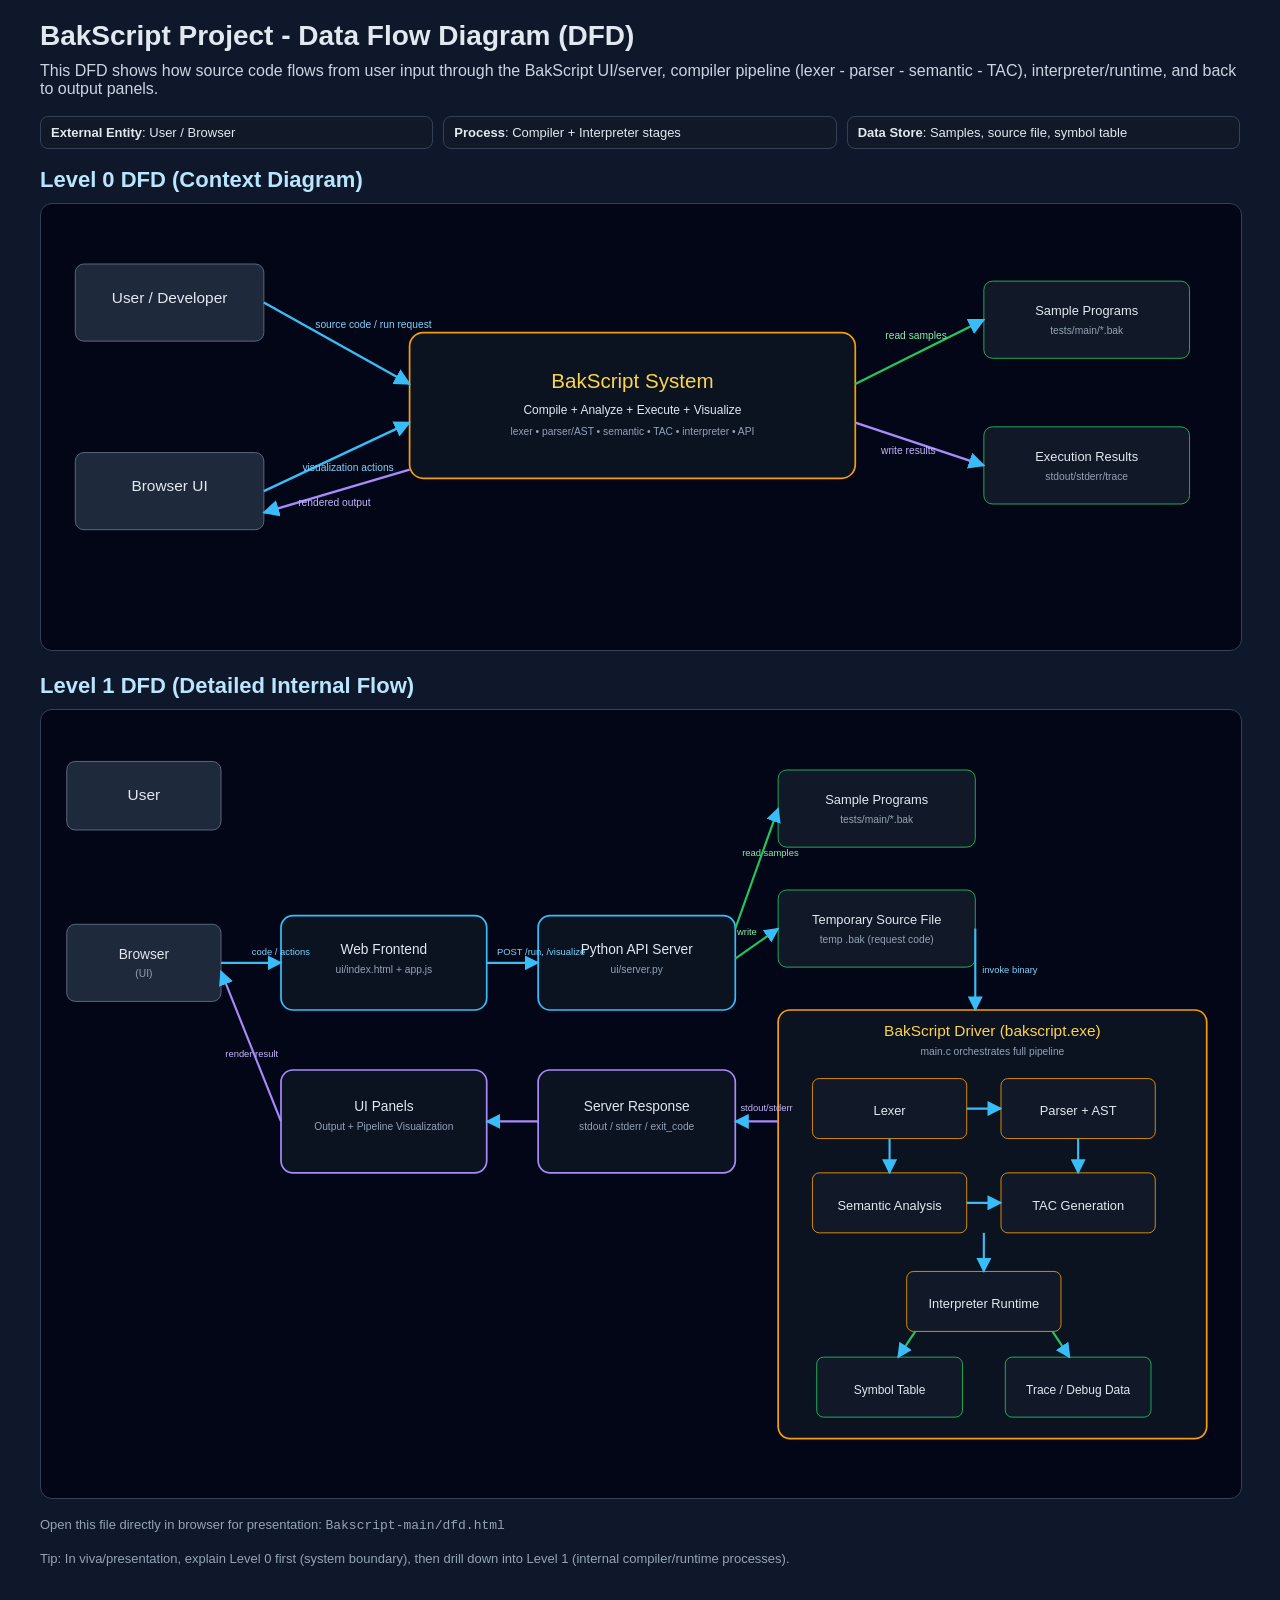
<file: dfd.html>
<!doctype html>
<html lang="en">
<head>
  <meta charset="utf-8" />
  <meta name="viewport" content="width=device-width, initial-scale=1" />
  <title>BakScript DFD (Level 0 + Level 1)</title>
  <style>
    body {
      margin: 0;
      font-family: Arial, sans-serif;
      background: #0f172a;
      color: #e2e8f0;
    }
    .wrap {
      max-width: 1200px;
      margin: 0 auto;
      padding: 20px;
    }
    h1 {
      margin: 0 0 10px;
      font-size: 28px;
    }
    h2 {
      margin: 18px 0 10px;
      font-size: 22px;
      color: #bae6fd;
    }
    p {
      margin: 0 0 18px;
      color: #cbd5e1;
    }
    .legend {
      display: grid;
      grid-template-columns: repeat(3, minmax(180px, 1fr));
      gap: 10px;
      margin-bottom: 14px;
    }
    .chip {
      padding: 8px 10px;
      border-radius: 8px;
      border: 1px solid #334155;
      background: #111827;
      font-size: 13px;
    }
    svg {
      width: 100%;
      height: auto;
      border: 1px solid #334155;
      border-radius: 12px;
      background: #020617;
    }
    .note {
      margin-top: 14px;
      font-size: 13px;
      color: #94a3b8;
    }
  </style>
</head>
<body>
  <div class="wrap">
    <h1>BakScript Project - Data Flow Diagram (DFD)</h1>
    <p>
      This DFD shows how source code flows from user input through the BakScript UI/server,
      compiler pipeline (lexer - parser - semantic - TAC), interpreter/runtime, and back to output panels.
    </p>

    <div class="legend">
      <div class="chip"><strong>External Entity</strong>: User / Browser</div>
      <div class="chip"><strong>Process</strong>: Compiler + Interpreter stages</div>
      <div class="chip"><strong>Data Store</strong>: Samples, source file, symbol table</div>
    </div>

    <h2>Level 0 DFD (Context Diagram)</h2>
    <svg viewBox="0 0 1400 520" role="img" aria-label="BakScript Level 0 DFD">
      <defs>
        <marker id="arrow0" viewBox="0 0 10 10" refX="9" refY="5" markerWidth="7" markerHeight="7" orient="auto-start-reverse">
          <path d="M 0 0 L 10 5 L 0 10 z" fill="#38bdf8"></path>
        </marker>
      </defs>

      <!-- External Entities -->
      <rect x="40" y="70" width="220" height="90" rx="10" fill="#1e293b" stroke="#64748b"/>
      <text x="150" y="115" text-anchor="middle" fill="#e2e8f0" font-size="18">User / Developer</text>

      <rect x="40" y="290" width="220" height="90" rx="10" fill="#1e293b" stroke="#64748b"/>
      <text x="150" y="335" text-anchor="middle" fill="#e2e8f0" font-size="18">Browser UI</text>

      <!-- System -->
      <rect x="430" y="150" width="520" height="170" rx="16" fill="#0b1220" stroke="#f59e0b" stroke-width="2"/>
      <text x="690" y="215" text-anchor="middle" fill="#fcd34d" font-size="24">BakScript System</text>
      <text x="690" y="245" text-anchor="middle" fill="#e2e8f0" font-size="14">Compile + Analyze + Execute + Visualize</text>
      <text x="690" y="270" text-anchor="middle" fill="#94a3b8" font-size="12">lexer • parser/AST • semantic • TAC • interpreter • API</text>

      <!-- Data store -->
      <rect x="1100" y="90" width="240" height="90" rx="10" fill="#111827" stroke="#22c55e"/>
      <text x="1220" y="130" text-anchor="middle" fill="#e2e8f0" font-size="15">Sample Programs</text>
      <text x="1220" y="152" text-anchor="middle" fill="#94a3b8" font-size="12">tests/main/*.bak</text>

      <rect x="1100" y="260" width="240" height="90" rx="10" fill="#111827" stroke="#22c55e"/>
      <text x="1220" y="300" text-anchor="middle" fill="#e2e8f0" font-size="15">Execution Results</text>
      <text x="1220" y="322" text-anchor="middle" fill="#94a3b8" font-size="12">stdout/stderr/trace</text>

      <!-- Flows -->
      <line x1="260" y1="115" x2="430" y2="210" stroke="#38bdf8" stroke-width="2.8" marker-end="url(#arrow0)"/>
      <text x="320" y="145" fill="#7dd3fc" font-size="12">source code / run request</text>

      <line x1="260" y1="335" x2="430" y2="255" stroke="#38bdf8" stroke-width="2.8" marker-end="url(#arrow0)"/>
      <text x="305" y="312" fill="#7dd3fc" font-size="12">visualization actions</text>

      <line x1="950" y1="210" x2="1100" y2="135" stroke="#22c55e" stroke-width="2.8" marker-end="url(#arrow0)"/>
      <text x="985" y="158" fill="#86efac" font-size="12">read samples</text>

      <line x1="950" y1="255" x2="1100" y2="305" stroke="#a78bfa" stroke-width="2.8" marker-end="url(#arrow0)"/>
      <text x="980" y="292" fill="#c4b5fd" font-size="12">write results</text>

      <line x1="430" y1="310" x2="260" y2="360" stroke="#a78bfa" stroke-width="2.8" marker-end="url(#arrow0)"/>
      <text x="300" y="352" fill="#c4b5fd" font-size="12">rendered output</text>
    </svg>

    <h2>Level 1 DFD (Detailed Internal Flow)</h2>
    <svg viewBox="0 0 1400 920" role="img" aria-label="BakScript Level 1 DFD">
      <defs>
        <marker id="arrow" viewBox="0 0 10 10" refX="9" refY="5" markerWidth="7" markerHeight="7" orient="auto-start-reverse">
          <path d="M 0 0 L 10 5 L 0 10 z" fill="#38bdf8"></path>
        </marker>
      </defs>

      <!-- External -->
      <rect x="30" y="60" width="180" height="80" rx="10" fill="#1e293b" stroke="#64748b"/>
      <text x="120" y="105" text-anchor="middle" fill="#e2e8f0" font-size="18">User</text>

      <rect x="30" y="250" width="180" height="90" rx="10" fill="#1e293b" stroke="#64748b"/>
      <text x="120" y="290" text-anchor="middle" fill="#e2e8f0" font-size="16">Browser</text>
      <text x="120" y="312" text-anchor="middle" fill="#94a3b8" font-size="12">(UI)</text>

      <!-- UI and server -->
      <rect x="280" y="240" width="240" height="110" rx="14" fill="#0b1220" stroke="#38bdf8" stroke-width="2"/>
      <text x="400" y="285" text-anchor="middle" fill="#e2e8f0" font-size="16">Web Frontend</text>
      <text x="400" y="307" text-anchor="middle" fill="#94a3b8" font-size="12">ui/index.html + app.js</text>

      <rect x="580" y="240" width="230" height="110" rx="14" fill="#0b1220" stroke="#38bdf8" stroke-width="2"/>
      <text x="695" y="285" text-anchor="middle" fill="#e2e8f0" font-size="16">Python API Server</text>
      <text x="695" y="307" text-anchor="middle" fill="#94a3b8" font-size="12">ui/server.py</text>

      <!-- Data stores -->
      <rect x="860" y="70" width="230" height="90" rx="10" fill="#111827" stroke="#22c55e"/>
      <text x="975" y="110" text-anchor="middle" fill="#e2e8f0" font-size="15">Sample Programs</text>
      <text x="975" y="132" text-anchor="middle" fill="#94a3b8" font-size="12">tests/main/*.bak</text>

      <rect x="860" y="210" width="230" height="90" rx="10" fill="#111827" stroke="#22c55e"/>
      <text x="975" y="250" text-anchor="middle" fill="#e2e8f0" font-size="15">Temporary Source File</text>
      <text x="975" y="272" text-anchor="middle" fill="#94a3b8" font-size="12">temp .bak (request code)</text>

      <!-- Compiler driver -->
      <rect x="860" y="350" width="500" height="500" rx="14" fill="#0b1220" stroke="#f59e0b" stroke-width="2"/>
      <text x="1110" y="380" text-anchor="middle" fill="#fcd34d" font-size="18">BakScript Driver (bakscript.exe)</text>
      <text x="1110" y="402" text-anchor="middle" fill="#94a3b8" font-size="12">main.c orchestrates full pipeline</text>

      <rect x="900" y="430" width="180" height="70" rx="8" fill="#111827" stroke="#f59e0b"/>
      <text x="990" y="473" text-anchor="middle" fill="#e2e8f0" font-size="15">Lexer</text>

      <rect x="1120" y="430" width="180" height="70" rx="8" fill="#111827" stroke="#f59e0b"/>
      <text x="1210" y="473" text-anchor="middle" fill="#e2e8f0" font-size="15">Parser + AST</text>

      <rect x="900" y="540" width="180" height="70" rx="8" fill="#111827" stroke="#f59e0b"/>
      <text x="990" y="583" text-anchor="middle" fill="#e2e8f0" font-size="15">Semantic Analysis</text>

      <rect x="1120" y="540" width="180" height="70" rx="8" fill="#111827" stroke="#f59e0b"/>
      <text x="1210" y="583" text-anchor="middle" fill="#e2e8f0" font-size="15">TAC Generation</text>

      <rect x="1010" y="655" width="180" height="70" rx="8" fill="#111827" stroke="#f59e0b"/>
      <text x="1100" y="698" text-anchor="middle" fill="#e2e8f0" font-size="15">Interpreter Runtime</text>

      <rect x="905" y="755" width="170" height="70" rx="8" fill="#111827" stroke="#22c55e"/>
      <text x="990" y="798" text-anchor="middle" fill="#e2e8f0" font-size="14">Symbol Table</text>

      <rect x="1125" y="755" width="170" height="70" rx="8" fill="#111827" stroke="#22c55e"/>
      <text x="1210" y="798" text-anchor="middle" fill="#e2e8f0" font-size="14">Trace / Debug Data</text>

      <!-- Output -->
      <rect x="580" y="420" width="230" height="120" rx="14" fill="#0b1220" stroke="#a78bfa" stroke-width="2"/>
      <text x="695" y="468" text-anchor="middle" fill="#e2e8f0" font-size="16">Server Response</text>
      <text x="695" y="490" text-anchor="middle" fill="#94a3b8" font-size="12">stdout / stderr / exit_code</text>

      <rect x="280" y="420" width="240" height="120" rx="14" fill="#0b1220" stroke="#a78bfa" stroke-width="2"/>
      <text x="400" y="468" text-anchor="middle" fill="#e2e8f0" font-size="16">UI Panels</text>
      <text x="400" y="490" text-anchor="middle" fill="#94a3b8" font-size="12">Output + Pipeline Visualization</text>

      <!-- Arrows -->
      <line x1="210" y1="295" x2="280" y2="295" stroke="#38bdf8" stroke-width="2.5" marker-end="url(#arrow)"/>
      <text x="246" y="286" fill="#7dd3fc" font-size="11">code / actions</text>

      <line x1="520" y1="295" x2="580" y2="295" stroke="#38bdf8" stroke-width="2.5" marker-end="url(#arrow)"/>
      <text x="532" y="286" fill="#7dd3fc" font-size="11">POST /run, /visualize</text>

      <line x1="810" y1="290" x2="860" y2="255" stroke="#22c55e" stroke-width="2.5" marker-end="url(#arrow)"/>
      <text x="812" y="262" fill="#86efac" font-size="11">write</text>

      <line x1="810" y1="255" x2="860" y2="115" stroke="#22c55e" stroke-width="2.5" marker-end="url(#arrow)"/>
      <text x="818" y="170" fill="#86efac" font-size="11">read samples</text>

      <line x1="1090" y1="255" x2="1090" y2="350" stroke="#38bdf8" stroke-width="2.5" marker-end="url(#arrow)"/>
      <text x="1098" y="307" fill="#7dd3fc" font-size="11">invoke binary</text>

      <line x1="990" y1="500" x2="990" y2="540" stroke="#38bdf8" stroke-width="2.5" marker-end="url(#arrow)"/>
      <line x1="1080" y1="465" x2="1120" y2="465" stroke="#38bdf8" stroke-width="2.5" marker-end="url(#arrow)"/>
      <line x1="1210" y1="500" x2="1210" y2="540" stroke="#38bdf8" stroke-width="2.5" marker-end="url(#arrow)"/>
      <line x1="1080" y1="575" x2="1120" y2="575" stroke="#38bdf8" stroke-width="2.5" marker-end="url(#arrow)"/>
      <line x1="1100" y1="610" x2="1100" y2="655" stroke="#38bdf8" stroke-width="2.5" marker-end="url(#arrow)"/>

      <line x1="1020" y1="725" x2="1000" y2="755" stroke="#22c55e" stroke-width="2.5" marker-end="url(#arrow)"/>
      <line x1="1180" y1="725" x2="1200" y2="755" stroke="#22c55e" stroke-width="2.5" marker-end="url(#arrow)"/>

      <line x1="860" y1="480" x2="810" y2="480" stroke="#a78bfa" stroke-width="2.5" marker-end="url(#arrow)"/>
      <text x="816" y="468" fill="#c4b5fd" font-size="11">stdout/stderr</text>

      <line x1="580" y1="480" x2="520" y2="480" stroke="#a78bfa" stroke-width="2.5" marker-end="url(#arrow)"/>
      <line x1="280" y1="480" x2="210" y2="305" stroke="#a78bfa" stroke-width="2.5" marker-end="url(#arrow)"/>
      <text x="215" y="405" fill="#c4b5fd" font-size="11">render result</text>
    </svg>

    <p class="note">
      Open this file directly in browser for presentation:
      <code>Bakscript-main/dfd.html</code>
    </p>
    <p class="note">
      Tip: In viva/presentation, explain Level 0 first (system boundary), then drill down into Level 1 (internal compiler/runtime processes).
    </p>
  </div>
</body>
</html>
</file>
